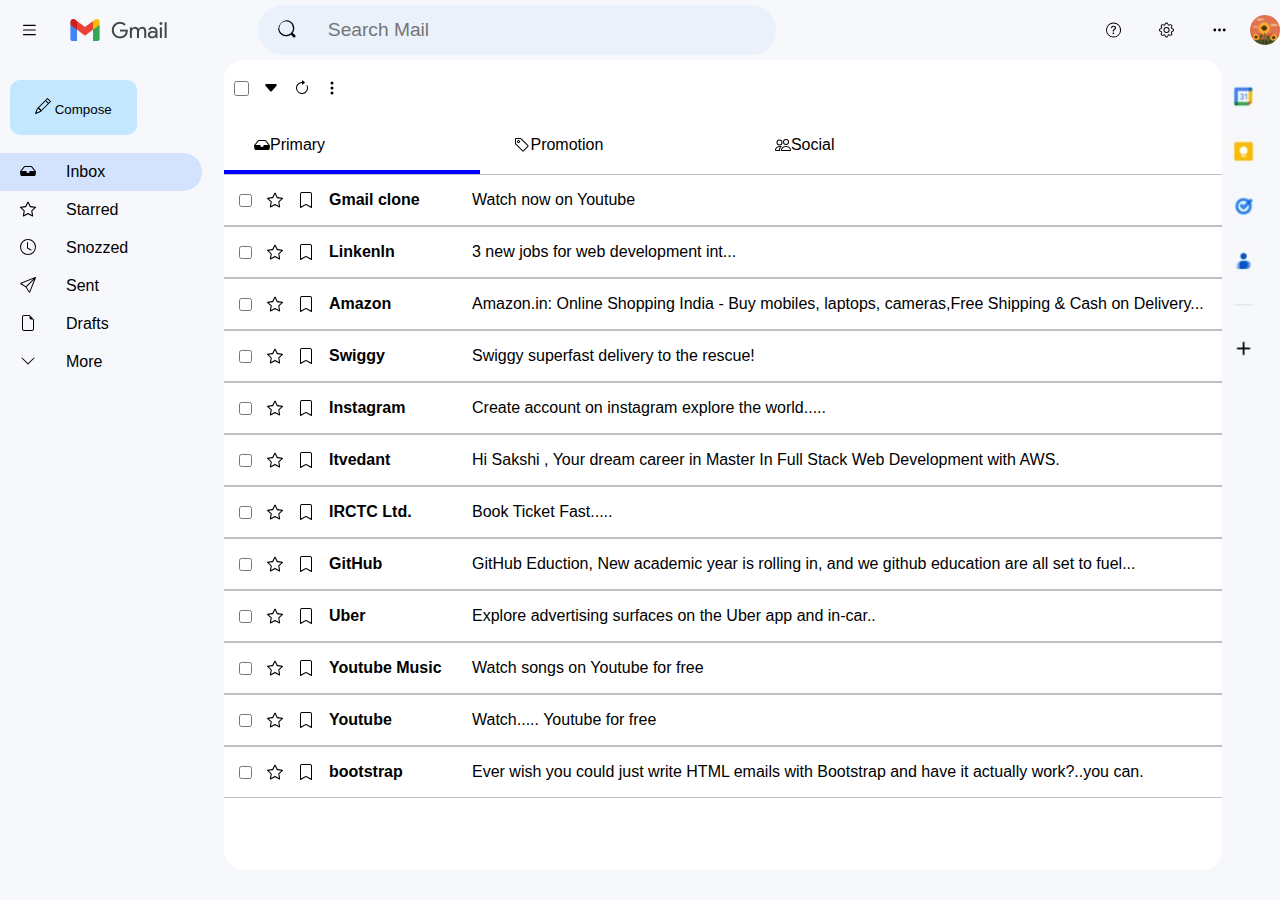
<file: index.html>
<!DOCTYPE html>
<html lang="en">

<head>
    <meta charset="UTF-8">
    <meta name="viewport" content="width=device-width, initial-scale=1.0">
    <title>Gmail</title>
    <link rel="stylesheet" href="style.css">
</head>

<body>
    <nav>
        <svg class="nav-svg" xmlns="http://www.w3.org/2000/svg" width="25" height="22" fill="currentColor"
            class="bi bi-list" viewBox="0 0 16 16">
            <path fill-rule="evenodd"
                d="M2.5 12a.5.5 0 0 1 .5-.5h10a.5.5 0 0 1 0 1H3a.5.5 0 0 1-.5-.5zm0-4a.5.5 0 0 1 .5-.5h10a.5.5 0 0 1 0 1H3a.5.5 0 0 1-.5-.5zm0-4a.5.5 0 0 1 .5-.5h10a.5.5 0 0 1 0 1H3a.5.5 0 0 1-.5-.5z" />
        </svg>

        <img src="logo.jpg" alt="logo">
        <div>
            <svg class="nav-svg" xmlns="http://www.w3.org/2000/svg" width="20" height="20" fill="currentColor"
                class="bi bi-search" viewBox="0 0 16 16">
                <path
                    d="M11.742 10.344a6.5 6.5 0 1 0-1.397 1.398h-.001c.03.04.062.078.098.115l3.85 3.85a1 1 0 0 0 1.415-1.414l-3.85-3.85a1.007 1.007 0 0 0-.115-.1zM12 6.5a5.5 5.5 0 1 1-11 0 5.5 5.5 0 0 1 11 0z" />
            </svg>
            <input type="search" placeholder="Search Mail" />
            

        </div>

        <svg class="nav-svg" style="margin-left: 25vw;" xmlns="http://www.w3.org/2000/svg" width="20" height="20"
            fill="currentColor" class="bi bi-question-circle" viewBox="0 0 16 16">
            <path d="M8 15A7 7 0 1 1 8 1a7 7 0 0 1 0 14zm0 1A8 8 0 1 0 8 0a8 8 0 0 0 0 16z" />
            <path
                d="M5.255 5.786a.237.237 0 0 0 .241.247h.825c.138 0 .248-.113.266-.25.09-.656.54-1.134 1.342-1.134.686 0 1.314.343 1.314 1.168 0 .635-.374.927-.965 1.371-.673.489-1.206 1.06-1.168 1.987l.003.217a.25.25 0 0 0 .25.246h.811a.25.25 0 0 0 .25-.25v-.105c0-.718.273-.927 1.01-1.486.609-.463 1.244-.977 1.244-2.056 0-1.511-1.276-2.241-2.673-2.241-1.267 0-2.655.59-2.75 2.286zm1.557 5.763c0 .533.425.927 1.01.927.609 0 1.028-.394 1.028-.927 0-.552-.42-.94-1.029-.94-.584 0-1.009.388-1.009.94z" />
        </svg>

        <svg class="nav-svg" xmlns="http://www.w3.org/2000/svg" width="20" height="20" fill="currentColor"
            class="bi bi-gear" viewBox="0 0 16 16">
            <path
                d="M8 4.754a3.246 3.246 0 1 0 0 6.492 3.246 3.246 0 0 0 0-6.492zM5.754 8a2.246 2.246 0 1 1 4.492 0 2.246 2.246 0 0 1-4.492 0z" />
            <path
                d="M9.796 1.343c-.527-1.79-3.065-1.79-3.592 0l-.094.319a.873.873 0 0 1-1.255.52l-.292-.16c-1.64-.892-3.433.902-2.54 2.541l.159.292a.873.873 0 0 1-.52 1.255l-.319.094c-1.79.527-1.79 3.065 0 3.592l.319.094a.873.873 0 0 1 .52 1.255l-.16.292c-.892 1.64.901 3.434 2.541 2.54l.292-.159a.873.873 0 0 1 1.255.52l.094.319c.527 1.79 3.065 1.79 3.592 0l.094-.319a.873.873 0 0 1 1.255-.52l.292.16c1.64.893 3.434-.902 2.54-2.541l-.159-.292a.873.873 0 0 1 .52-1.255l.319-.094c1.79-.527 1.79-3.065 0-3.592l-.319-.094a.873.873 0 0 1-.52-1.255l.16-.292c.893-1.64-.902-3.433-2.541-2.54l-.292.159a.873.873 0 0 1-1.255-.52l-.094-.319zm-2.633.283c.246-.835 1.428-.835 1.674 0l.094.319a1.873 1.873 0 0 0 2.693 1.115l.291-.16c.764-.415 1.6.42 1.184 1.185l-.159.292a1.873 1.873 0 0 0 1.116 2.692l.318.094c.835.246.835 1.428 0 1.674l-.319.094a1.873 1.873 0 0 0-1.115 2.693l.16.291c.415.764-.42 1.6-1.185 1.184l-.291-.159a1.873 1.873 0 0 0-2.693 1.116l-.094.318c-.246.835-1.428.835-1.674 0l-.094-.319a1.873 1.873 0 0 0-2.692-1.115l-.292.16c-.764.415-1.6-.42-1.184-1.185l.159-.291A1.873 1.873 0 0 0 1.945 8.93l-.319-.094c-.835-.246-.835-1.428 0-1.674l.319-.094A1.873 1.873 0 0 0 3.06 4.377l-.16-.292c-.415-.764.42-1.6 1.185-1.184l.292.159a1.873 1.873 0 0 0 2.692-1.115l.094-.319z" />
        </svg>

        <svg class="nav-svg" xmlns="http://www.w3.org/2000/svg" width="20" height="20" fill="currentColor"
            class="bi bi-three-dots" viewBox="0 0 16 16">
            <path
                d="M3 9.5a1.5 1.5 0 1 1 0-3 1.5 1.5 0 0 1 0 3zm5 0a1.5 1.5 0 1 1 0-3 1.5 1.5 0 0 1 0 3zm5 0a1.5 1.5 0 1 1 0-3 1.5 1.5 0 0 1 0 3z" />
        </svg>
        <img src="profilepic.jpg" width="30px" style="border-radius: 50%;" />
    </nav>

    <main>
        <div id="left-sidebar">
            <button>
                <svg xmlns="http://www.w3.org/2000/svg" width="16" height="16" fill="currentColor" class="bi bi-pencil"
                    viewBox="0 0 16 16">
                    <path
                        d="M12.146.146a.5.5 0 0 1 .708 0l3 3a.5.5 0 0 1 0 .708l-10 10a.5.5 0 0 1-.168.11l-5 2a.5.5 0 0 1-.65-.65l2-5a.5.5 0 0 1 .11-.168l10-10zM11.207 2.5 13.5 4.793 14.793 3.5 12.5 1.207 11.207 2.5zm1.586 3L10.5 3.207 4 9.707V10h.5a.5.5 0 0 1 .5.5v.5h.5a.5.5 0 0 1 .5.5v.5h.293l6.5-6.5zm-9.761 5.175-.106.106-1.528 3.821 3.821-1.528.106-.106A.5.5 0 0 1 5 12.5V12h-.5a.5.5 0 0 1-.5-.5V11h-.5a.5.5 0 0 1-.468-.325z" />
                </svg> Compose
            </button>

            <br><br>
            <div class="tab" style="background-color: #D3E3FD;">
                <svg xmlns="http://www.w3.org/2000/svg" width="16" height="16" fill="currentColor"
                    class="bi bi-inbox-fill" viewBox="0 0 16 16">
                    <path
                        d="M4.98 4a.5.5 0 0 0-.39.188L1.54 8H6a.5.5 0 0 1 .5.5 1.5 1.5 0 1 0 3 0A.5.5 0 0 1 10 8h4.46l-3.05-3.812A.5.5 0 0 0 11.02 4H4.98zm-1.17-.437A1.5 1.5 0 0 1 4.98 3h6.04a1.5 1.5 0 0 1 1.17.563l3.7 4.625a.5.5 0 0 1 .106.374l-.39 3.124A1.5 1.5 0 0 1 14.117 13H1.883a1.5 1.5 0 0 1-1.489-1.314l-.39-3.124a.5.5 0 0 1 .106-.374l3.7-4.625z" />
                </svg>
                <p>Inbox</p>
            </div>
            <div class="tab">
                <svg xmlns="http://www.w3.org/2000/svg" width="16" height="16" fill="currentColor" class="bi bi-star"
                    viewBox="0 0 16 16">
                    <path
                        d="M2.866 14.85c-.078.444.36.791.746.593l4.39-2.256 4.389 2.256c.386.198.824-.149.746-.592l-.83-4.73 3.522-3.356c.33-.314.16-.888-.282-.95l-4.898-.696L8.465.792a.513.513 0 0 0-.927 0L5.354 5.12l-4.898.696c-.441.062-.612.636-.283.95l3.523 3.356-.83 4.73zm4.905-2.767-3.686 1.894.694-3.957a.565.565 0 0 0-.163-.505L1.71 6.745l4.052-.576a.525.525 0 0 0 .393-.288L8 2.223l1.847 3.658a.525.525 0 0 0 .393.288l4.052.575-2.906 2.77a.565.565 0 0 0-.163.506l.694 3.957-3.686-1.894a.503.503 0 0 0-.461 0z" />
                </svg>
                <p>Starred</p>
            </div>
            <div class="tab">
                <svg xmlns="http://www.w3.org/2000/svg" width="16" height="16" fill="currentColor" class="bi bi-clock"
                    viewBox="0 0 16 16">
                    <path d="M8 3.5a.5.5 0 0 0-1 0V9a.5.5 0 0 0 .252.434l3.5 2a.5.5 0 0 0 .496-.868L8 8.71V3.5z" />
                    <path d="M8 16A8 8 0 1 0 8 0a8 8 0 0 0 0 16zm7-8A7 7 0 1 1 1 8a7 7 0 0 1 14 0z" />
                </svg>
                <p>Snozzed</p>
            </div>

            <div class="tab">
                <svg xmlns="http://www.w3.org/2000/svg" width="16" height="16" fill="currentColor" class="bi bi-send"
                    viewBox="0 0 16 16">
                    <path
                        d="M15.854.146a.5.5 0 0 1 .11.54l-5.819 14.547a.75.75 0 0 1-1.329.124l-3.178-4.995L.643 7.184a.75.75 0 0 1 .124-1.33L15.314.037a.5.5 0 0 1 .54.11ZM6.636 10.07l2.761 4.338L14.13 2.576 6.636 10.07Zm6.787-8.201L1.591 6.602l4.339 2.76 7.494-7.493Z" />
                </svg>
                <p>Sent</p>
            </div>
            <div class="tab">
                <svg xmlns="http://www.w3.org/2000/svg" width="16" height="16" fill="currentColor"
                    class="bi bi-file-earmark" viewBox="0 0 16 16">
                    <path
                        d="M14 4.5V14a2 2 0 0 1-2 2H4a2 2 0 0 1-2-2V2a2 2 0 0 1 2-2h5.5L14 4.5zm-3 0A1.5 1.5 0 0 1 9.5 3V1H4a1 1 0 0 0-1 1v12a1 1 0 0 0 1 1h8a1 1 0 0 0 1-1V4.5h-2z" />
                </svg>

                <p>Drafts</p>
            </div>
            <div class="tab">
                <svg xmlns="http://www.w3.org/2000/svg" width="16" height="16" fill="currentColor"
                    class="bi bi-chevron-down" viewBox="0 0 16 16">
                    <path fill-rule="evenodd"
                        d="M1.646 4.646a.5.5 0 0 1 .708 0L8 10.293l5.646-5.647a.5.5 0 0 1 .708.708l-6 6a.5.5 0 0 1-.708 0l-6-6a.5.5 0 0 1 0-.708z" />
                </svg>
                <p>More</p>
            </div>

        </div>
        <div id="window">
            <div id="window-top">
                <input type="checkbox">
                <svg xmlns="http://www.w3.org/2000/svg" width="16" height="16" fill="currentColor"
                    class="bi bi-caret-down-fill" viewBox="0 0 16 16">
                    <path
                        d="M7.247 11.14 2.451 5.658C1.885 5.013 2.345 4 3.204 4h9.592a1 1 0 0 1 .753 1.659l-4.796 5.48a1 1 0 0 1-1.506 0z" />
                </svg>
                <svg xmlns="http://www.w3.org/2000/svg" width="16" height="16" fill="currentColor"
                    class="bi bi-arrow-clockwise" viewBox="0 0 16 16">
                    <path fill-rule="evenodd" d="M8 3a5 5 0 1 0 4.546 2.914.5.5 0 0 1 .908-.417A6 6 0 1 1 8 2v1z" />
                    <path
                        d="M8 4.466V.534a.25.25 0 0 1 .41-.192l2.36 1.966c.12.1.12.284 0 .384L8.41 4.658A.25.25 0 0 1 8 4.466z" />
                </svg>
                <svg xmlns="http://www.w3.org/2000/svg" width="16" height="16" fill="currentColor"
                    class="bi bi-three-dots-vertical" viewBox="0 0 16 16">
                    <path
                        d="M9.5 13a1.5 1.5 0 1 1-3 0 1.5 1.5 0 0 1 3 0zm0-5a1.5 1.5 0 1 1-3 0 1.5 1.5 0 0 1 3 0zm0-5a1.5 1.5 0 1 1-3 0 1.5 1.5 0 0 1 3 0z" />
                </svg>

            </div>

            <div class="nav-tab" style="border-bottom: solid blue 4px"><svg xmlns="http://www.w3.org/2000/svg" width="16" height="16" fill="currentColor"
                    class="bi bi-inbox-fill" viewBox="0 0 16 16">
                    <path
                        d="M4.98 4a.5.5 0 0 0-.39.188L1.54 8H6a.5.5 0 0 1 .5.5 1.5 1.5 0 1 0 3 0A.5.5 0 0 1 10 8h4.46l-3.05-3.812A.5.5 0 0 0 11.02 4H4.98zm-1.17-.437A1.5 1.5 0 0 1 4.98 3h6.04a1.5 1.5 0 0 1 1.17.563l3.7 4.625a.5.5 0 0 1 .106.374l-.39 3.124A1.5 1.5 0 0 1 14.117 13H1.883a1.5 1.5 0 0 1-1.489-1.314l-.39-3.124a.5.5 0 0 1 .106-.374l3.7-4.625z" />
                </svg>
                Primary</div>
            <div class="nav-tab"><svg xmlns="http://www.w3.org/2000/svg" width="16" height="16" fill="currentColor"
                    class="bi bi-tag" viewBox="0 0 16 16">
                    <path d="M6 4.5a1.5 1.5 0 1 1-3 0 1.5 1.5 0 0 1 3 0zm-1 0a.5.5 0 1 0-1 0 .5.5 0 0 0 1 0z" />
                    <path
                        d="M2 1h4.586a1 1 0 0 1 .707.293l7 7a1 1 0 0 1 0 1.414l-4.586 4.586a1 1 0 0 1-1.414 0l-7-7A1 1 0 0 1 1 6.586V2a1 1 0 0 1 1-1zm0 5.586 7 7L13.586 9l-7-7H2v4.586z" />
                </svg>
                Promotion</div>
            <div class="nav-tab"><svg xmlns="http://www.w3.org/2000/svg" width="16" height="16" fill="currentColor"
                    class="bi bi-people" viewBox="0 0 16 16">
                    <path
                        d="M15 14s1 0 1-1-1-4-5-4-5 3-5 4 1 1 1 1h8Zm-7.978-1A.261.261 0 0 1 7 12.996c.001-.264.167-1.03.76-1.72C8.312 10.629 9.282 10 11 10c1.717 0 2.687.63 3.24 1.276.593.69.758 1.457.76 1.72l-.008.002a.274.274 0 0 1-.014.002H7.022ZM11 7a2 2 0 1 0 0-4 2 2 0 0 0 0 4Zm3-2a3 3 0 1 1-6 0 3 3 0 0 1 6 0ZM6.936 9.28a5.88 5.88 0 0 0-1.23-.247A7.35 7.35 0 0 0 5 9c-4 0-5 3-5 4 0 .667.333 1 1 1h4.216A2.238 2.238 0 0 1 5 13c0-1.01.377-2.042 1.09-2.904.243-.294.526-.569.846-.816ZM4.92 10A5.493 5.493 0 0 0 4 13H1c0-.26.164-1.03.76-1.724.545-.636 1.492-1.256 3.16-1.275ZM1.5 5.5a3 3 0 1 1 6 0 3 3 0 0 1-6 0Zm3-2a2 2 0 1 0 0 4 2 2 0 0 0 0-4Z" />
                </svg>
                Social</div>

                <div id="messageBox"></div>

        </div>
        <img src="sidebar.jpg" alt="sidebar" height="400px" style="margin-top: 10px;"/>
    </main>
</body>
<script src="script.js"></script>

</html>
</file>
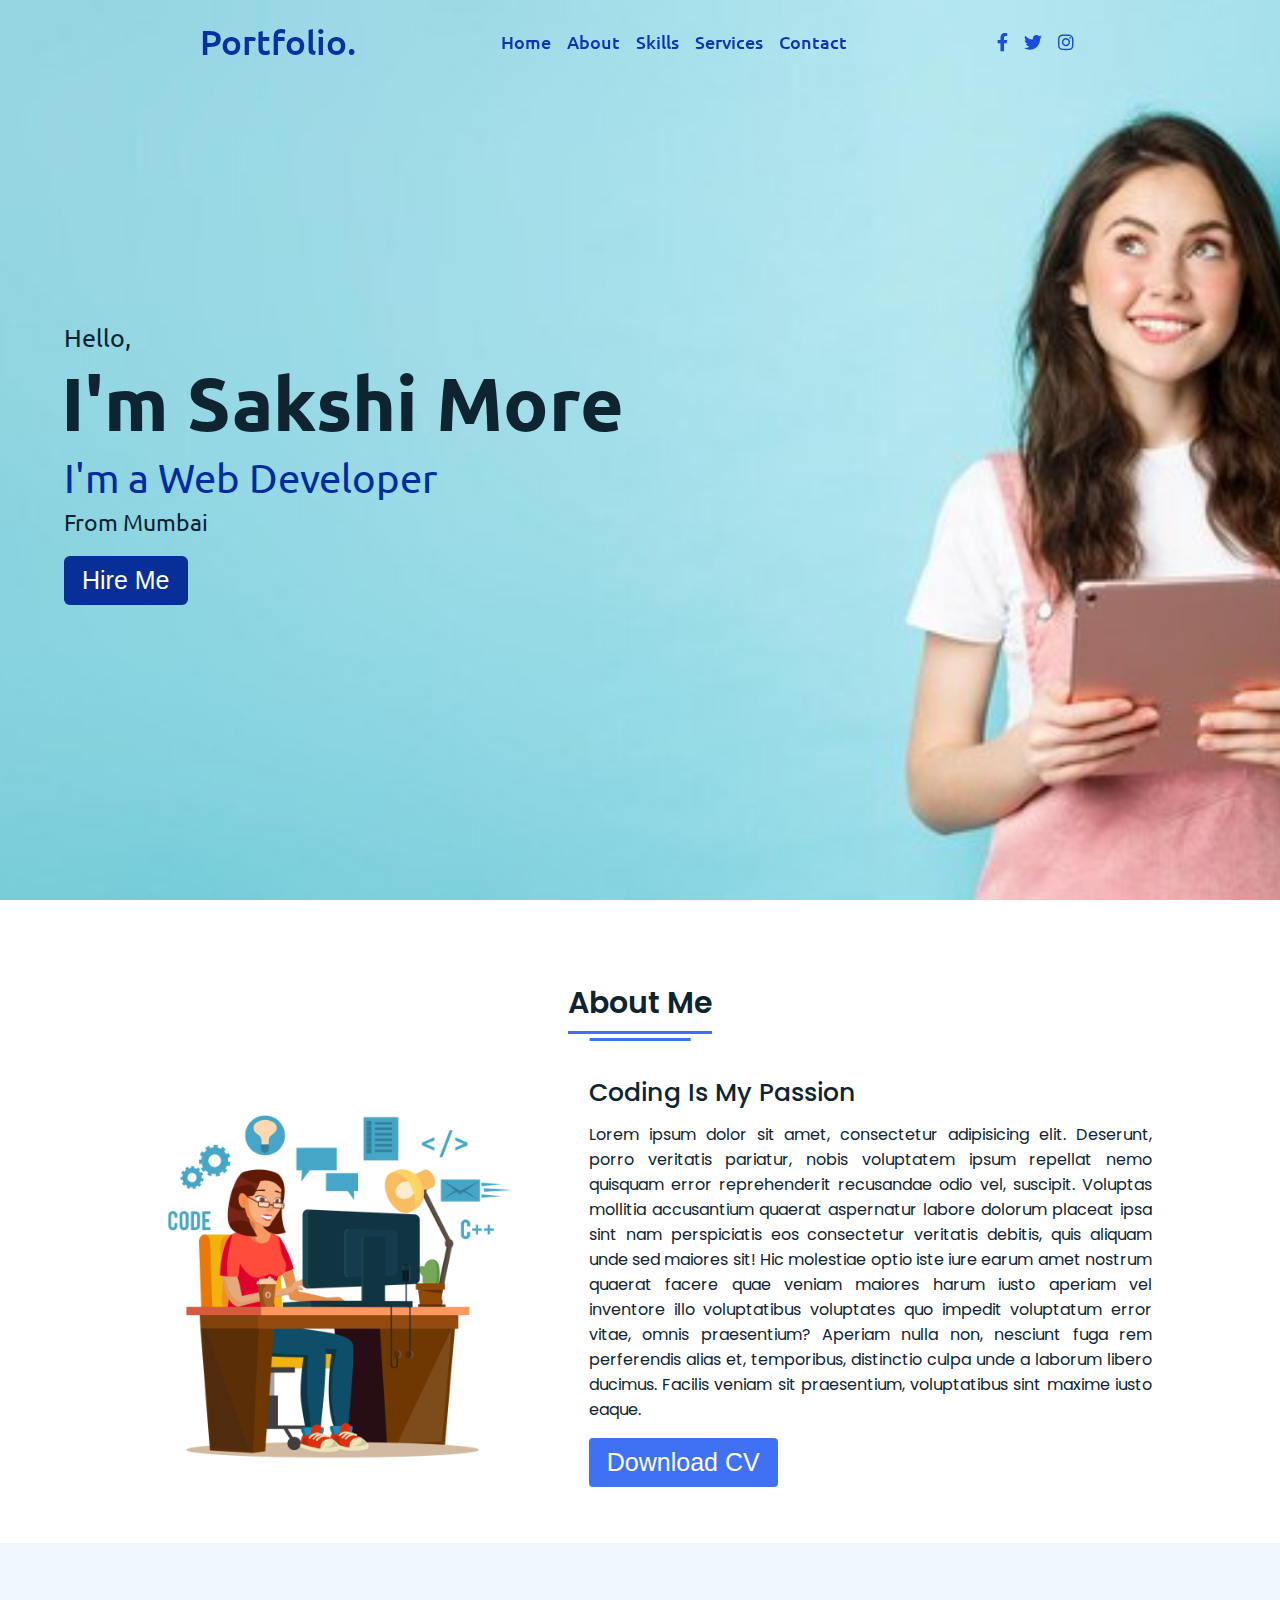
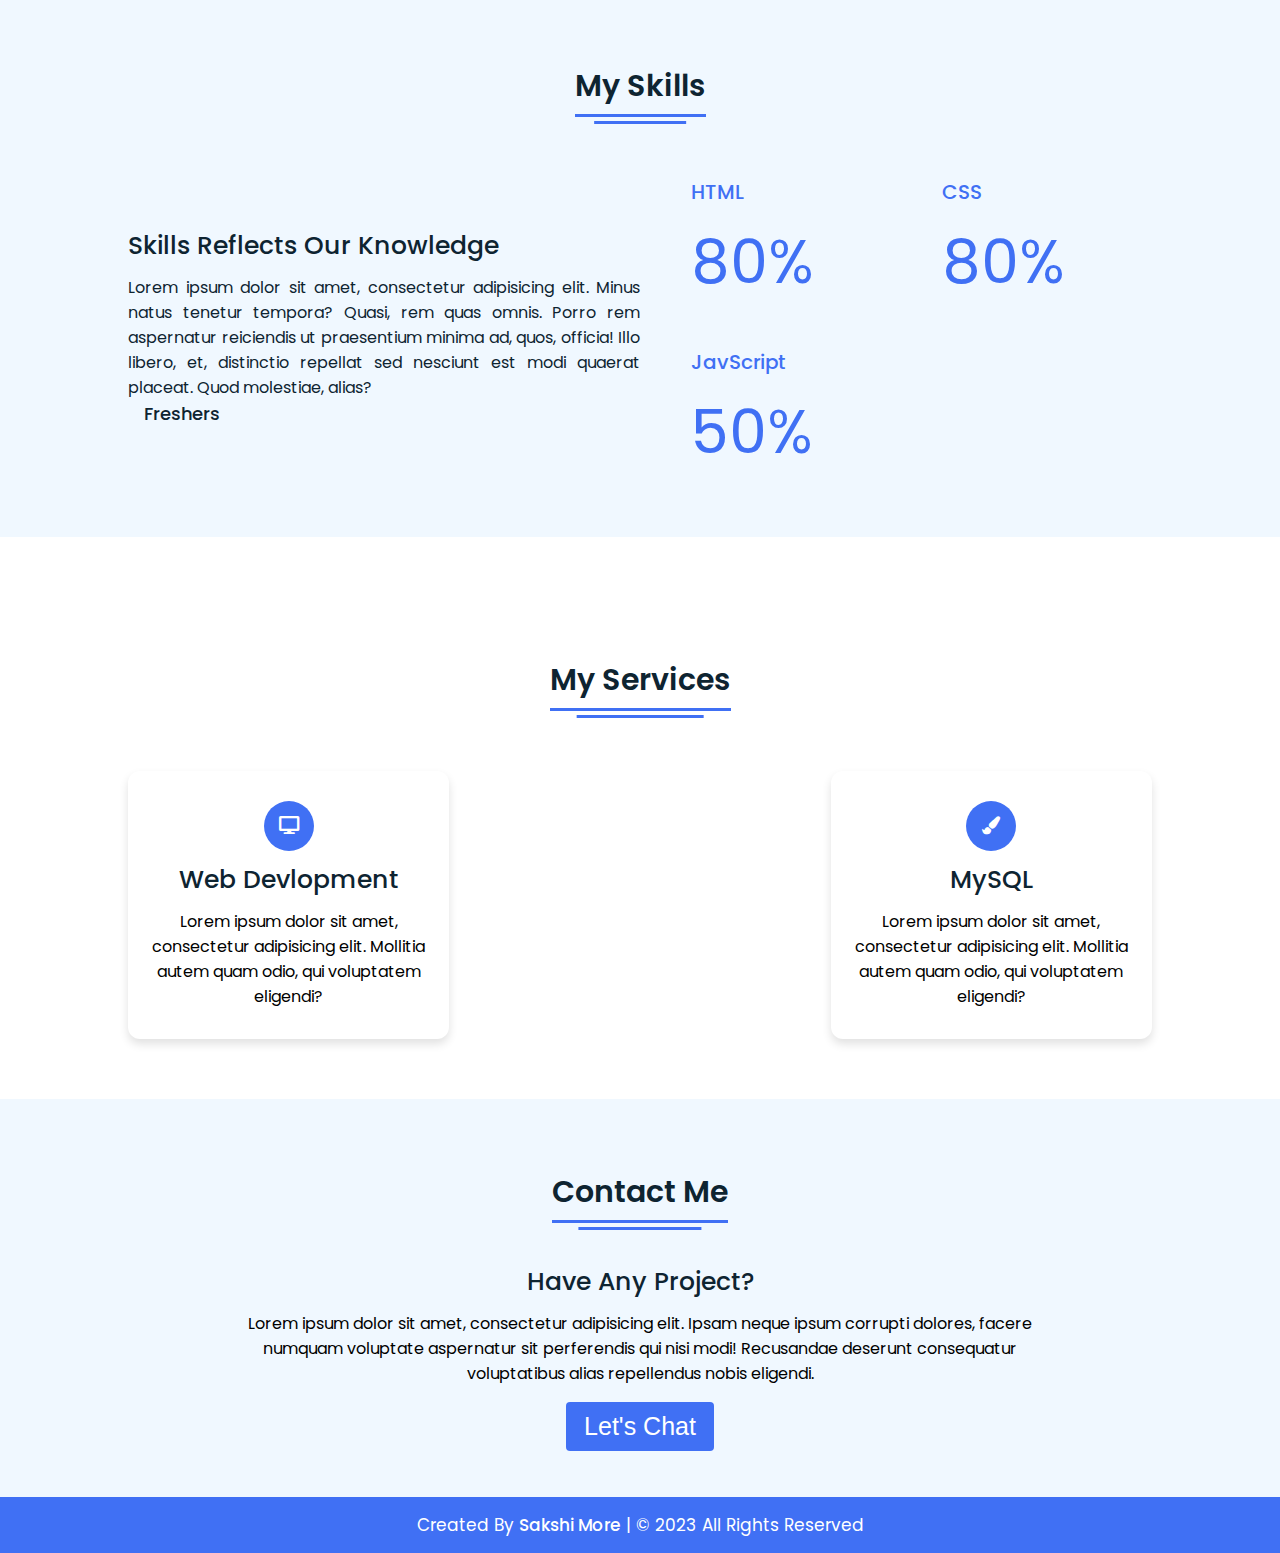
<file: portfoilo.html>
<!DOCTYPE html>

<html lang="en" dir="ltr">
  <head>
    <meta charset="UTF-8" />
    <title>Responsive Portfolio Website HTML CSS| CodingNepal</title>
    <link rel="stylesheet" href="styles.css" />
   
    <link rel="stylesheet" href="https://cdnjs.cloudflare.com/ajax/libs/font-awesome/5.15.2/css/all.min.css" />
    <meta name="viewport" content="width=device-width, initial-scale=1.0" />
  </head>
  <body>
    
    <div class="scroll-button">
      <a href="#home"><i class="fas fa-arrow-up"></i></a>
    </div>
    
    <nav>
      <div class="navbar">
        <div class="logo"><a href="#">Portfolio.</a></div>
        <ul class="menu">
          <li><a href="#home">Home</a></li>
          <li><a href="#about">About</a></li>
          <li><a href="#skills">Skills</a></li>
          <li><a href="#services">Services</a></li>
          <li><a href="#contact">Contact</a></li>
          <div class="cancel-btn">
            <i class="fas fa-times"></i>
          </div>
        </ul>
        <div class="media-icons">
          <a href="#"><i class="fab fa-facebook-f"></i></a>
          <a href="#"><i class="fab fa-twitter"></i></a>
          <a href="#"><i class="fab fa-instagram"></i></a>
        </div>
      </div>
      <div class="menu-btn">
        <i class="fas fa-bars"></i>
      </div>
    </nav>

    <!-- Home Section Start -->
    <section class="home" id="home">
      <div class="home-content">
        <div class="text">
          <div class="text-one">Hello,</div>
          <div class="text-two">I'm Sakshi More</div>
          <div class="text-three">  I'm a Web Developer</div>
          <div class="text-four">From Mumbai</div>
        </div>
        <div class="button">
          <button>Hire Me</button>
        </div>
        <p id="demo"></p>
      </div>
    </section>

    <!-- About Section Start -->
    <section class="about" id="about">
      <div class="content">
        <div class="title"><span>About Me</span></div>
        <div class="about-details">
          <div class="left">
            <img src="coder.jpg"  width="100px" alt="" />
          </div>
          <div class="right">
            <div class="topic">Coding Is My Passion</div>
            <p>
              Lorem ipsum dolor sit amet, consectetur adipisicing elit. Deserunt, porro veritatis pariatur, nobis voluptatem ipsum repellat nemo quisquam error reprehenderit recusandae odio vel, suscipit. Voluptas mollitia accusantium quaerat aspernatur labore dolorum placeat ipsa sint nam perspiciatis eos consectetur veritatis debitis, quis aliquam unde sed maiores sit! Hic molestiae optio iste
              iure earum amet nostrum quaerat facere quae veniam maiores harum iusto aperiam vel inventore illo voluptatibus voluptates quo impedit voluptatum error vitae, omnis praesentium? Aperiam nulla non, nesciunt fuga rem perferendis alias et, temporibus, distinctio culpa unde a laborum libero ducimus. Facilis veniam sit praesentium, voluptatibus sint maxime iusto eaque.
            </p>
            <div class="button">
              <button>Download CV</button>
            </div>
          </div>
        </div>
      </div>
    </section>

    <!-- My Skill Section Start -->
    <!-- Section Tag and Other Div will same where we need to put same CSS -->
    <section class="skills" id="skills">
      <div class="content">
        <div class="title"><span>My Skills</span></div>
        <div class="skills-details">
          <div class="text">
            <div class="topic">Skills Reflects Our Knowledge</div>
            <p>Lorem ipsum dolor sit amet, consectetur adipisicing elit. Minus natus tenetur tempora? Quasi, rem quas omnis. Porro rem aspernatur reiciendis ut praesentium minima ad, quos, officia! Illo libero, et, distinctio repellat sed nesciunt est modi quaerat placeat. Quod molestiae, alias?</p>
            <div class="experience">
             
              <div class="exp">
                Freshers <br />
                
              </div>
            </div>
          </div>
          <div class="boxes">
            <div class="box">
              <div class="topic">HTML</div>
              <div class="per">80%</div>
            </div>
            <div class="box">
              <div class="topic">CSS</div>
              <div class="per">80%</div>
            </div>
            <div class="box">
              <div class="topic">JavScript</div>
              <div class="per">50%</div>
            </div>
            
            </div>
          </div>
        </div>
      </div>
    </section>

    <!-- My Services Section Start -->
    <section class="services" id="services">
      <div class="content">
        <div class="title"><span>My Services</span></div>
        <div class="boxes">
          <div class="box">
            <div class="icon">
              <i class="fas fa-desktop"></i>
            </div>
            <div class="topic">Web Devlopment</div>
            <p>Lorem ipsum dolor sit amet, consectetur adipisicing elit. Mollitia autem quam odio, qui voluptatem eligendi?</p>
          </div>
          <div class="box">
            <div class="icon">
              <i class="fas fa-paint-brush"></i>
            </div>
          
            <div class="topic">MySQL</div>
            <p>Lorem ipsum dolor sit amet, consectetur adipisicing elit. Mollitia autem quam odio, qui voluptatem eligendi?</p>
          </div>
          
           
          
        
      </div>
    </section>

    <!-- Contact Me section Start -->
    <section class="contact" id="contact">
      <div class="content">
        <div class="title"><span>Contact Me</span></div>
        <div class="text">
          <div class="topic">Have Any Project?</div>
          <p>Lorem ipsum dolor sit amet, consectetur adipisicing elit. Ipsam neque ipsum corrupti dolores, facere numquam voluptate aspernatur sit perferendis qui nisi modi! Recusandae deserunt consequatur voluptatibus alias repellendus nobis eligendi.</p>
          <div class="button">
            <button>Let's Chat</button>
          </div>
        </div>
      </div>
    </section>

    <!-- Footer Section Start -->
    <footer>
      <div class="text">
        <span>Created By <a href="#">Sakshi More</a> | &#169; 2023 All Rights Reserved</span>
      </div>
    </footer>

    <script src="scripts.js"></script>
  </body>
</html>
</file>
<file: style.css>
*{
    margin: 0;
    padding: 0;
}
body{ 
    background-color: #F6F8FC;
    font-family: Arial, Helvetica, sans-serif;

}
nav{
    height: 60px;
    display: flex;
    align-items: center;

}
nav svg:nth-of-type(1){
    margin-left: 10px;
    margin-right: 20px;
    padding: 10px;
    border-radius: 20px;
}
nav svg:nth-of-type(1):hover{
    background-color: rgb(228, 226, 226);
}
nav div{
    background-color: #EAF1FB;
    height: 50px;
    border-radius: 50px;
    margin-left: 80px;
    width: 45vw;
    display: flex;
    align-items: center;
}
nav div input{
    background: transparent;
    border: none;
    font-size: 120%;
    width: 35vw;
}
nav div input:focus{
    outline: none;

}
.nav-svg{
    margin-left: 5px;
    margin-right:13px ;
    padding: 10px;
    border-radius: 20px;

}

.nav-svg:hover{
    background-color: rgb(218, 216, 216);

}
main{
    display: flex;
}

#left-sidebar {
    display: inline-block;
    width:17.5vw;
    height: 90vh;

}
#window{
    display: inline-block;
    background: white;
    border-radius: 20px;
    height: 90vh;
    width: 78vw;
}

#left-sidebar button {
    background-color: hsl(204, 100%, 88%);
    padding: 18px 25px;
    border:none;
    cursor: pointer;
    border-radius: 10px;
    margin-left: 10px;
    margin-top: 20px;
    transition: 0.5s;


}
#left-sidebar button:hover{
    box-shadow: 5px 5px 10px silver;
}

.tab{
    width: 90%;
    padding: 10px 0;
    display: flex;
  border-radius: 0 20px 20px 0;
  
}
.tab:hover{
    background-color: rgb(224, 222, 222);
}
.tab svg{
    margin-left: 20px;

}
.tab p{
    margin-left: 30px;
}
#window-top{
    margin-left: 10px;
    margin-top: 20px;
}
#window-top input{
 height: 15px;
 width: 15px;
}

#window-top svg{
    margin-left: 10px;
}

.nav-tab{
    margin-top: 20px;
    width: 20vw;
     
    height: 50px;
    display:inline-flex;
    align-items: center;
}
.nav-tab:hover{
    background-color: rgb(230, 228, 228);
}

.nav-tab svg{
    margin-left: 30px;

}

.message{
    display: flex;
    align-items: center;
    height: 50px;
    border-top: solid silver 1px;
    border-bottom: solid silver 1px;
}


.message *{
    margin-left: 15px;

}

.message p:nth-of-type(1){
    font-weight: bold;
    width: 10vw;
}

.message:hover{
    
    box-shadow: 5px 5px 10px rgb(151, 151, 151);
    transition: 0.10s;
}
</file>
<file: styles.css>
/* Google Font CDN Link */
@import url('https://fonts.googleapis.com/css2?family=Poppins:wght@400;500;600;700&family=Ubuntu:wght@400;500;700&display=swap');
*{
  margin: 0;
  padding: 0;
  box-sizing: border-box;
  text-decoration: none;
  scroll-behavior: smooth;
}

/* Custom Scroll Bar CSS */
::-webkit-scrollbar {
    width: 10px;
}
::-webkit-scrollbar-track {
    background: #f1f1f1;
}
::-webkit-scrollbar-thumb {
    background: #6e93f7;
    border-radius: 12px;
    transition: all 0.3s ease;
}

::-webkit-scrollbar-thumb:hover {
    background: #4070f4;
}
/* navbar styling */
nav{
  position: fixed;
  width: 100%;
  padding: 20px 0;
  z-index: 998;
  transition: all 0.3s ease;
  font-family: 'Ubuntu', sans-serif;
}
nav.sticky{
  background: #4070f4;
  padding: 13px 0;
}
nav .navbar{
  width: 90%;
  display: flex;
  justify-content: space-evenly;
  align-items: center;
  margin: auto;
}
nav .navbar .logo a{
  font-weight: 500;
  font-size: 35px;
  color: #0730a1;
}
nav.sticky .navbar .logo a{
  color: #fff;
}
nav .navbar .menu{
  display: flex;
  position: relative;
}
nav .navbar .menu li{
  list-style: none;
  margin: 0 8px;
}
.navbar .menu a{
  font-size: 18px;
  font-weight: 500;
  color: #0f35b3;
  padding: 6px 0;
  transition: all 0.4s ease;
}
.navbar .menu a:hover{
  color: #010308;
}
nav.sticky .menu a{
  color: #FFF;
}
nav.sticky .menu a:hover{
  color: #0E2431;
}
.navbar .media-icons a{
  color: #184cdb;
  font-size: 18px;
  margin: 0 6px;
}
nav.sticky .media-icons a{
  color: #FFF;
}
.media-icons:hover{
color: #010308;
}

/* Side Navigation Menu Button CSS */
nav .menu-btn,
.navbar .menu .cancel-btn{
  position: absolute;
  color: #fff;
  right: 30px;
  top: 20px;
  font-size: 20px;
  cursor: pointer;
  transition: all 0.3s ease;
  display: none;
}
nav .menu-btn{
  color: #104aeb;
}
nav.sticky .menu-btn{
  color: #FFF;
}
.navbar .menu .menu-btn{
  color: #fff;
}

/* home section styling */
.home{
  height: 100vh;
  width: 100%;
  background: url("jpg.jpg") no-repeat;
  background-size: cover;
  background-position: center;
  background-attachment: fixed;
  font-family: 'Ubuntu', sans-serif;
}
.home .home-content{
  width: 90%;
  height: 100%;
  margin: auto;
  display: flex;
  flex-direction: column;
  justify-content: center;
}
.home .text-one{
  font-size: 25px;
  color: #0E2431;
}
.home .text-two{
  color: #0E2431;
  font-size: 75px;
  font-weight: 600;
  margin-left: -3px;
}
.home .text-three{
  font-size: 40px;
  margin: 5px 0;
  color: #012ca0;
}
.home .text-four{
  font-size: 23px;
  margin: 5px 0;
  color: #0E2431;
}
.home .button{
  margin: 14px 0;
}
.home .button button{
  outline: none;
  padding: 8px 16px;
  border-radius: 6px;
  font-size: 25px;
  font-weight: 400;
  background: #082e97;
  color: #fff;
  cursor: pointer;
  border: 2px solid transparent;
  transition: all 0.4s ease;
}
.home .button button:hover{
  border-color: #4070f4;
  background-color: #fff;
  color: #4070f4;
}

/* About Section Styling */
/* Those Elements Where We Have Apply Same CSS,
 I'm Selecting Directly 'Section Tag' and 'Class'  */
section{
  padding-top: 40px;
}
section .content{
  width: 80%;
  margin: 40px auto;
  font-family: 'Poppins', sans-serif;
}
.about .about-details{
  display: flex;
  justify-content: space-between;
  align-items: center;
}
section .title{
  display: flex;
  justify-content: center;
  margin-bottom: 40px;
}
section .title span{
  color: #0E2431;
  font-size: 30px;
  font-weight: 600;
  position: relative;
  padding-bottom: 8px;
}
section .title span::before,
section .title span::after{
  content: '';
  position: absolute;
  height: 3px;
  width: 100%;
  background: #4070f4;
  left: 0;
  bottom: 0;
}
section .title span::after{
  bottom: -7px;
  width: 70%;
  left: 50%;
  transform: translateX(-50%);
}
.about .about-details .left{
  width: 45%;
}
.about .left img{
  height: 400px;
  width: 400px;
  object-fit: cover;
  border-radius: 12px;
}
.about-details .right{
  width: 55%;
}
section  .topic{
  color: #0E2431;
  font-size: 25px;
  font-weight: 500;
  margin-bottom: 10px;
}
.about-details .right p{
  text-align: justify;
  color: #0E2431;
}
section .button{
  margin: 16px 0;
}
section .button button{
  outline: none;
  padding: 8px 16px;
  border-radius: 4px;
  font-size: 25px;
  font-weight: 400;
  background: #4070f4;
  color: #fff;
  border: 2px solid transparent;
  cursor: pointer;
  transition: all 0.4s ease;
}
section .button button:hover{
  border-color: #4070f4;
  background-color: #fff;
  color: #4070f4;
}

 /* My Skills CSS */
 .skills{
   background: #F0F8FF;
 }
 .skills .content{
   padding: 40px 0;
 }
 .skills .skills-details{
   display: flex;
   justify-content: space-between;
   align-items: center;
 }
 .skills-details .text{
   width: 50%;
 }
 .skills-details p{
   color: #0E2431;
   text-align: justify;
 }
.skills .skills-details .experience{
  display: flex;
  align-items: center;
  margin: 0 10px;
}
.skills-details .experience .num{
  color: #0E2431;
  font-size: 80px;
}
.skills-details .experience .exp{
  color: #0E2431;
  margin-left: 20px;
  font-size: 18px;
  font-weight: 500;
  margin: 0 6px;
}
.skills-details .boxes{
  width: 45%;
  display: flex;
  flex-wrap: wrap;
  justify-content: space-between;
}
.skills-details .box{
  width: calc(100% / 2 - 20px);
  margin: 20px 0;
}
.skills-details .boxes .topic{
  font-size: 20px;
  color: #4070f4;
}
.skills-details .boxes .per{
  font-size: 60px;
  color: #4070f4;
}

/* My Services CSS */
.services .boxes{
  display: flex;
  flex-wrap: wrap;
  justify-content: space-between;
}
.services .boxes .box{
  margin: 20px 0;
  width: calc(100% / 3 - 20px);
  text-align: center;
  border-radius: 12px;
  padding: 30px 10px;
  box-shadow: 0 5px 10px rgba(0, 0, 0, 0.12);
  cursor: default;
  transition: all 0.4s ease;
}
.services .boxes .box:hover{
  background: #4070f4;
  color: #fff;
}
.services .boxes .box .icon{
  height: 50px;
  width: 50px;
  background: #4070f4;
  border-radius: 50%;
  text-align: center;
  line-height: 50px;
  font-size: 18px;
  color: #fff;
  margin: 0 auto 10px auto;
  transition: all 0.4s ease;
}
.boxes .box:hover .icon{
  background-color: #fff;
  color: #4070f4;
}
.services .boxes .box:hover .topic,
.services .boxes .box:hover p{
  color: #0E2431;
  transition: all 0.4s ease;
}
.services .boxes .box:hover .topic,
.services .boxes .box:hover p{
  color: #fff;
}
/* Contact Me CSS */
.contact{
  background: #F0F8FF;
}
.contact .content{
  margin: 0 auto;
  padding: 30px 0;
}
.contact .text{
  width: 80%;
  text-align: center;
  margin: auto;
}

/* Footer CSS */
footer{
  background: #4070f4;
  padding: 15px 0;
  text-align: center;
  font-family: 'Poppins', sans-serif;
}
footer .text span{
  font-size: 17px;
  font-weight: 400;
  color: #fff;
}
footer .text span a{
  font-weight: 500;
  color: #FFF;
}
footer .text span a:hover{
  text-decoration: underline;
}
/* Scroll TO Top Button CSS */
.scroll-button a{
  position: fixed;
  bottom: 20px;
  right: 20px;
  color: #fff;
  background: #4070f4;
  padding: 7px 12px;;
  font-size: 18px;
  border-radius: 6px;
  box-shadow: rgba(0, 0, 0, 0.15);
  display: none;
}

/* Responsive Media Query */
@media (max-width: 1190px) {
  section .content{
    width: 85%;
  }
}
@media (max-width: 1000px) {
  .about .about-details{
    justify-content: center;
    flex-direction: column;
  }
  .about .about-details .left{
    display: flex;
    justify-content: center;
    width: 100%;
  }
  .about-details .right{
    width: 90%;
    margin: 40px 0;
  }
  .services .boxes .box{
    margin: 20px 0;
    width: calc(100% / 2 - 20px);
  }
}
@media (max-width: 900px) {
  .about .left img{
    height: 350px;
    width: 350px;
  }
}

@media (max-width: 750px) {
  nav .navbar{
    width: 90%;
  }
  nav .navbar .menu{
    position: fixed;
    left: -100%;
    top: 0;
    background: #0E2431;
    height: 100vh;
    max-width: 400px;
    width: 100%;
    padding-top: 60px;
    flex-direction: column;
    align-items: center;
    transition: all 0.5s ease;
  }
  .navbar.active .menu{
    left: 0;left: 0;
  }
  nav .navbar .menu a{
    font-size: 23px;
    display: block;
    color: #fff;
    margin: 10px 0;
  }
  nav.sticky .menu a:hover{
    color: #f44c40;
  }
  nav .navbar .media-icons{
    display: none;
  }
  nav .menu-btn,
  .navbar .menu .cancel-btn{
    display: block;
  }
  .home .text-two{
    font-size: 65px;
  }
  .home .text-three{
    font-size: 35px;
  }
  .skills .skills-details{
    align-items: center;
    justify-content: center;
    flex-direction: column;
  }
  .skills-details .text{
    width: 100%;
    margin-bottom: 50px;
  }
  .skills-details .boxes{
    justify-content: center;
    align-items: center;
    width: 100%;
  }
  .services .boxes .box{
    margin: 20px 0;
    width: 100%;
  }
  .contact .text{
    width: 100%;
}
}

@media (max-width: 500px){
  .home .text-two{
    font-size: 55px;
  }
  .home .text-three{
    font-size: 33px;
  }
  .skills-details .boxes .per{
    font-size: 50px;
    color: #4070f4;
  }
}
</file>
